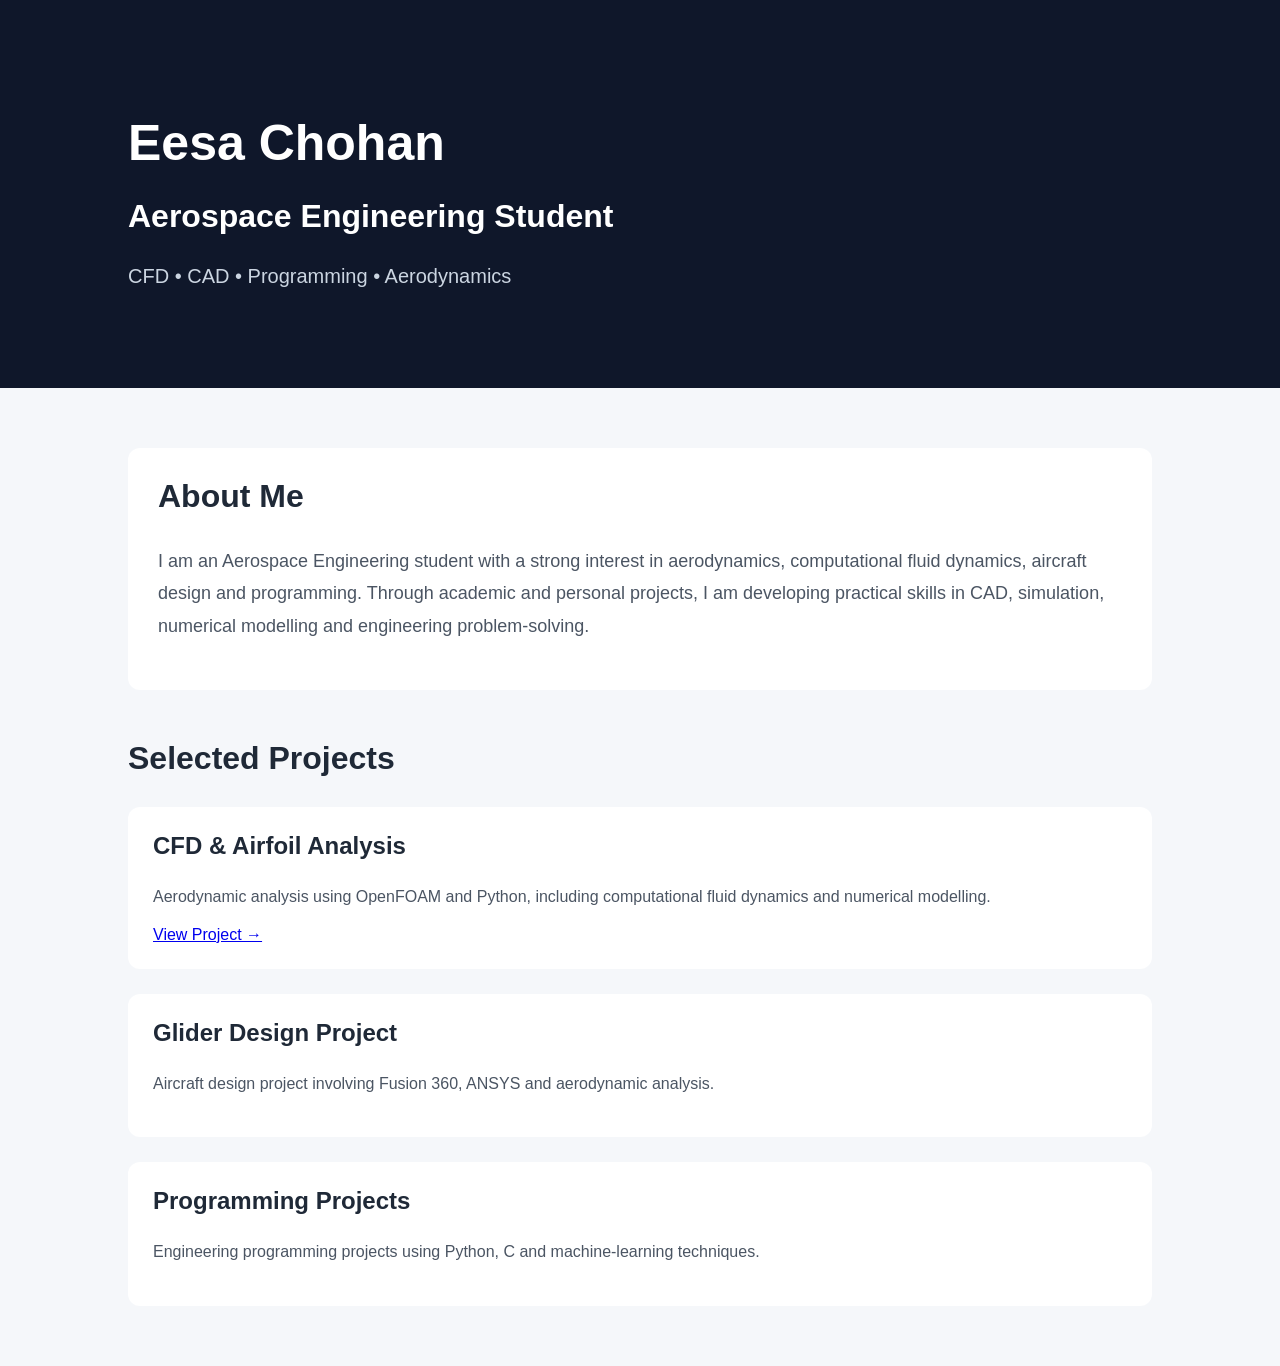
<file: index.html>
<!DOCTYPE html>
<html lang="en">

<head>
    <meta charset="UTF-8">
    <meta name="viewport" content="width=device-width, initial-scale=1.0">

    <title>Engineering Portfolio</title>

    <link rel="stylesheet" href="style.css">
</head>

<body>

<header>

    <h1>Eesa Chohan</h1>

    <h2>Aerospace Engineering Student</h2>

    <p>
        CFD • CAD • Programming • Aerodynamics
    </p>

</header>


<main>

    <section class="about">

        <h2>About Me</h2>

        <p>
            I am an Aerospace Engineering student with a strong
            interest in aerodynamics, computational fluid dynamics,
            aircraft design and programming.

            Through academic and personal projects, I am developing
            practical skills in CAD, simulation, numerical modelling
            and engineering problem-solving.
        </p>

    </section>

    <h2>Selected Projects</h2>


    <div class="project">

        <h3>CFD & Airfoil Analysis</h3>

        <p>
            Aerodynamic analysis using OpenFOAM and Python,
            including computational fluid dynamics and numerical modelling.
        </p>
        <a href="cfd.html">View Project →</a>
    </div>


    <div class="project">

        <h3>Glider Design Project</h3>

        <p>
            Aircraft design project involving Fusion 360,
            ANSYS and aerodynamic analysis.
        </p>

    </div>


    <div class="project">

        <h3>Programming Projects</h3>

        <p>
            Engineering programming projects using Python,
            C and machine-learning techniques.
        </p>

    </div>

</main>


</body>

</html>
</file>
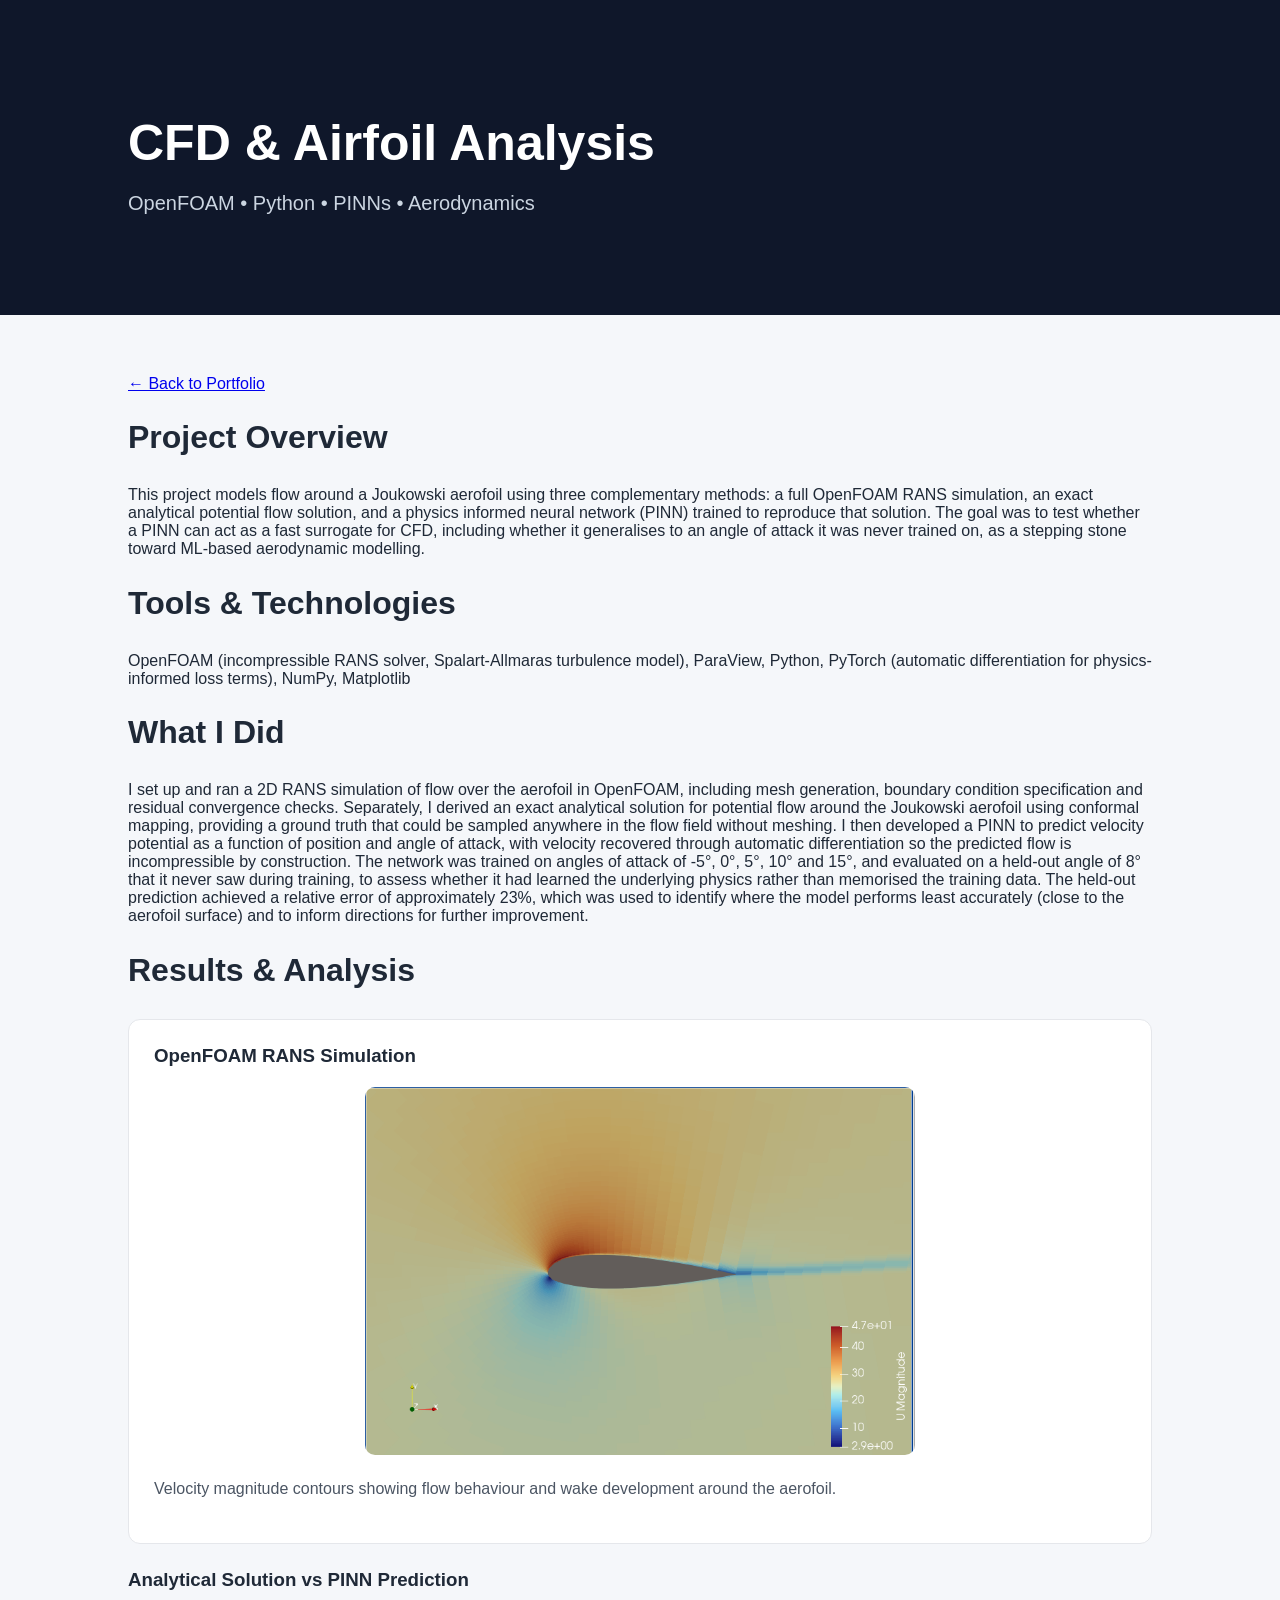
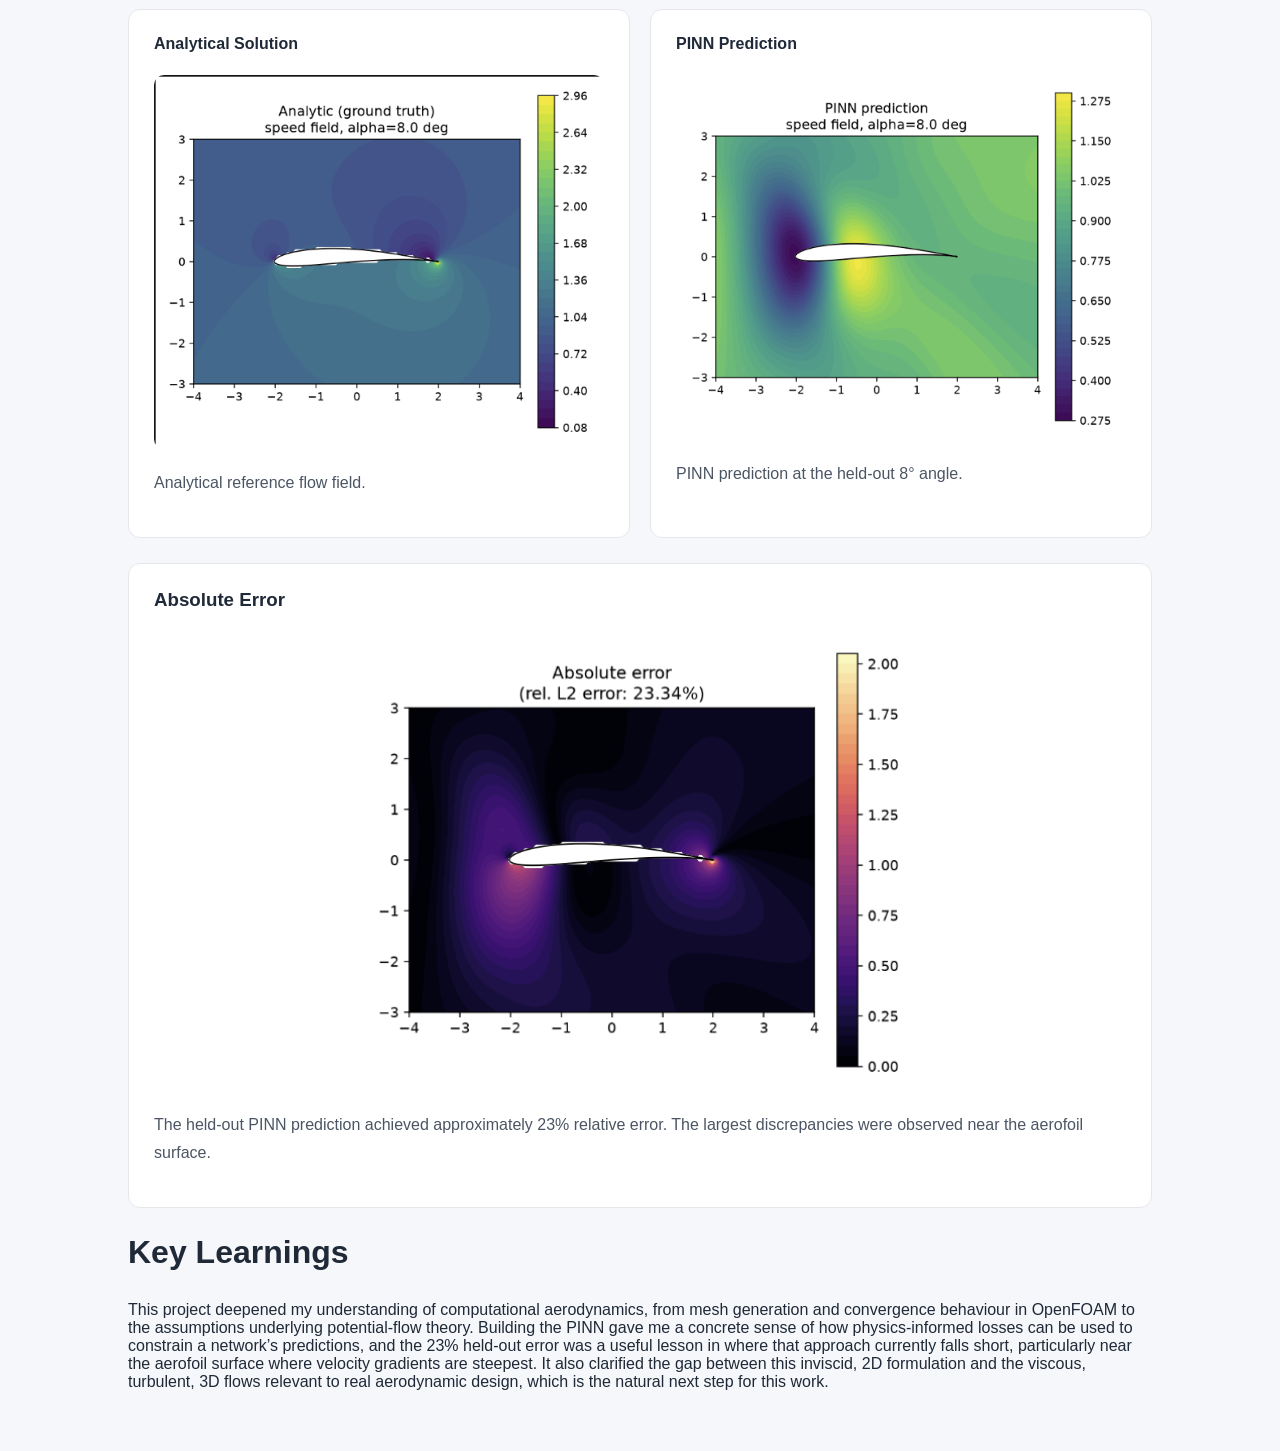
<file: cfd.html>
<!DOCTYPE html>
<html lang="en">

<head>
    <meta charset="UTF-8">
    <meta name="viewport" content="width=device-width, initial-scale=1.0">
    <title>CFD & Airfoil Analysis | Eesa Chohan</title>
    <link rel="stylesheet" href="style.css">
</head>

<body>

<header>
    <h1>CFD & Airfoil Analysis</h1>
    <p>OpenFOAM • Python • PINNs • Aerodynamics</p>
</header>

<main>

    <a href="index.html">← Back to Portfolio</a>


<h2>Project Overview</h2>

<p>
    This project models flow around a Joukowski aerofoil using three
    complementary methods: a full OpenFOAM RANS simulation, an exact
    analytical potential flow solution, and a physics informed neural
    network (PINN) trained to reproduce that solution. The goal was
    to test whether a PINN can act as a fast surrogate for CFD,
    including whether it generalises to an angle of attack it was
    never trained on, as a stepping stone toward ML-based
    aerodynamic modelling.
</p>



<h2>Tools & Technologies</h2>

<p>
    OpenFOAM (incompressible RANS solver, Spalart-Allmaras turbulence model),
    ParaView, Python, PyTorch (automatic differentiation for physics-informed
    loss terms), NumPy, Matplotlib
</p>




<h2>What I Did</h2>

<p>
    I set up and ran a 2D RANS simulation of flow over the aerofoil
    in OpenFOAM, including mesh generation, boundary condition
    specification and residual convergence checks. Separately, I
    derived an exact analytical solution for potential flow around
    the Joukowski aerofoil using conformal mapping, providing a
    ground truth that could be sampled anywhere in the flow field
    without meshing. I then developed a PINN to predict velocity
    potential as a function of position and angle of attack, with
    velocity recovered through automatic differentiation so the
    predicted flow is incompressible by construction. The network
    was trained on angles of attack of -5°, 0°, 5°, 10° and 15°,
    and evaluated on a held-out angle of 8° that it never saw during
    training, to assess whether it had learned the underlying physics
    rather than memorised the training data. The held-out prediction
    achieved a relative error of approximately 23%, which was used
    to identify where the model performs least accurately (close
    to the aerofoil surface) and to inform directions for further
    improvement.
</p>




<h2>Results & Analysis</h2>

<section class="results-section">

    <div class="result-card">
        <h3>OpenFOAM RANS Simulation</h3>

        <img src="openfoam-result.png"
             alt="OpenFOAM CFD velocity field"
             class="project-image">

        <p>
            Velocity magnitude contours showing flow behaviour
            and wake development around the aerofoil.
        </p>
    </div>

    <h3>Analytical Solution vs PINN Prediction</h3>

    <div class="comparison-grid">

        <div class="result-card">
            <h4>Analytical Solution</h4>

            <img src="analytic-speed-field.png"
                 alt="Analytical velocity field"
                 class="project-image">

            <p>Analytical reference flow field.</p>
        </div>

        <div class="result-card">
            <h4>PINN Prediction</h4>

            <img src="pinn-prediction.png"
                 alt="PINN predicted velocity field"
                 class="project-image">

            <p>PINN prediction at the held-out 8° angle.</p>
        </div>

    </div>

    <div class="result-card">
        <h3>Absolute Error</h3>

        <img src="absolute-error.png"
             alt="Absolute error between analytical and predicted fields"
             class="project-image">

        <p>
            The held-out PINN prediction achieved approximately
            23% relative error. The largest discrepancies were
            observed near the aerofoil surface.
        </p>
    </div>

</section>



<h2>Key Learnings</h2>

<p>
    This project deepened my understanding of computational
    aerodynamics, from mesh generation and convergence behaviour
    in OpenFOAM to the assumptions underlying potential-flow
    theory. Building the PINN gave me a concrete sense of how
    physics-informed losses can be used to constrain a network’s
    predictions, and the 23% held-out error was a useful lesson
    in where that approach currently falls short, particularly
    near the aerofoil surface where velocity gradients are
    steepest. It also clarified the gap between this inviscid,
    2D formulation and the viscous, turbulent, 3D flows relevant
    to real aerodynamic design, which is the natural next step
    for this work.
</p>

</main>

</body>
</html>
</file>
<file: style.css>
/* General Website Styling */

* {
    box-sizing: border-box;
}

body {
    margin: 0;
    font-family: Arial, sans-serif;
    background-color: #f5f7fa;
    color: #1f2937;
}

header {
    background-color: #0f172a;
    color: white;
    padding: 80px 10%;
}

header h1 {
    font-size: 50px;
    margin-bottom: 10px;
}

header p {
    font-size: 20px;
    color: #cbd5e1;
}

main {
    width: 80%;
    max-width: 1100px;
    margin: 60px auto;
}

h2 {
    font-size: 32px;
    margin-bottom: 30px;
}

/* Homepage Project Cards */

.project {
    background-color: white;
    padding: 25px;
    margin-bottom: 25px;
    border-radius: 12px;
}

.project h3 {
    margin-top: 0;
    font-size: 24px;
}

.project p {
    color: #4b5563;
    line-height: 1.6;
}

/* About Me Section */

.about {
    background-color: white;
    padding: 30px;
    margin-bottom: 50px;
    border-radius: 12px;
}

.about h2 {
    margin-top: 0;
}

.about p {
    font-size: 18px;
    line-height: 1.8;
    color: #4b5563;
}

/* CFD Results Section */

.results-section {
    margin-top: 25px;
}

.result-card {
    background-color: white;
    padding: 25px;
    border-radius: 12px;
    margin-bottom: 25px;
    border: 1px solid #e5e7eb;
}

.result-card h3,
.result-card h4 {
    margin-top: 0;
}

.result-card p {
    line-height: 1.7;
    color: #4b5563;
}

/* Image Sizing */

.project-image {
    display: block;
    width: 100%;
    max-width: 550px;
    height: auto;
    margin: 20px auto;
    border-radius: 10px;
}

/* Side-by-Side Comparison */

.comparison-grid {
    display: grid;
    grid-template-columns: repeat(2, minmax(0, 1fr));
    gap: 20px;
}

.comparison-grid .result-card {
    min-width: 0;
}

.comparison-grid .project-image {
    max-width: 100%;
}

/* Mobile Responsiveness */

@media (max-width: 700px) {
    header {
        padding: 50px 6%;
    }

    header h1 {
        font-size: 36px;
    }

    main {
        width: 90%;
        margin: 35px auto;
    }

    .comparison-grid {
        grid-template-columns: 1fr;
    }

    .result-card {
        padding: 18px;
    }
}
</file>
